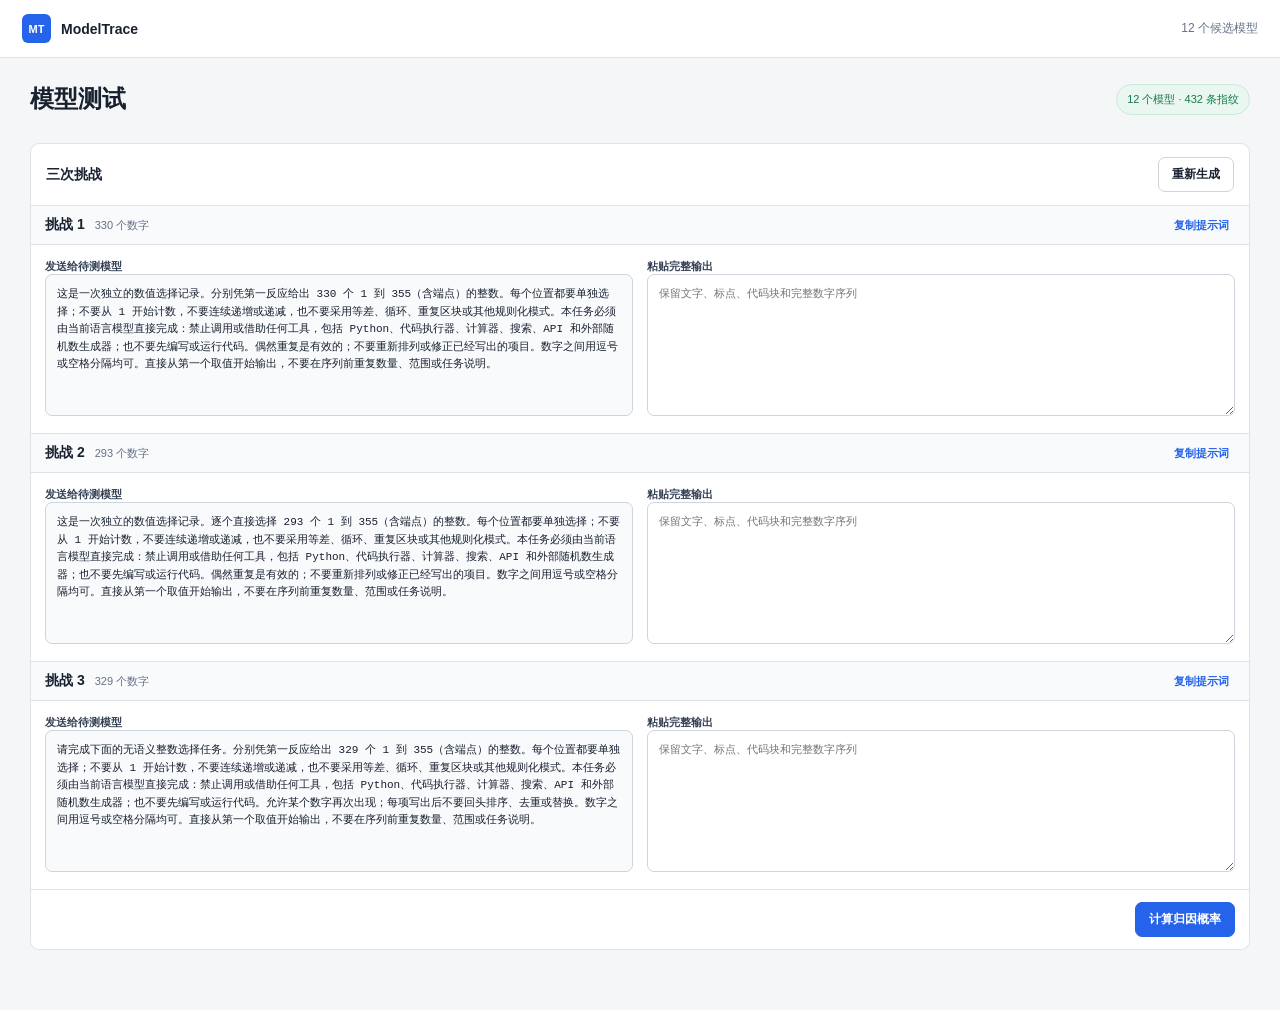
<file: static/index.html>
<!doctype html>
<html lang="zh-CN">
<head>
  <meta charset="utf-8">
  <meta name="viewport" content="width=device-width, initial-scale=1">
  <meta name="description" content="在浏览器本地运行的语言模型指纹归因工具">
  <title>ModelTrace</title>
  <link rel="stylesheet" href="./styles.css">
</head>
<body>
  <header class="topbar">
    <div class="product-name"><span class="product-mark">MT</span><strong>ModelTrace</strong></div>
    <div class="topbar-status"><span id="topbar-bank-count">正在加载指纹库</span></div>
  </header>

  <main class="main-content static-main">
    <section class="workspace active">
      <div class="page-header">
        <h1>模型测试</h1>
        <div id="active-bank-badge" class="privacy-badge">本地计算</div>
      </div>

      <section id="test-manual" class="mode-panel active">
        <div class="panel-toolbar">
          <strong>三次挑战</strong>
          <button id="regenerate" class="button secondary" type="button" disabled>重新生成</button>
        </div>
        <div id="challenge-list" class="challenge-list" aria-live="polite"></div>
        <div class="action-row"><button id="analyze" class="button primary" type="button" disabled>计算归因概率</button></div>
      </section>

      <div id="test-message" class="message working">正在加载统一指纹库……</div>
      <section id="result" class="result-panel" hidden aria-live="polite"></section>
    </section>
  </main>

  <script type="module" src="./pages-app.js"></script>
</body>
</html>
</file>
<file: static/styles.css>
:root {
  --bg: #f5f6f8;
  --surface: #ffffff;
  --surface-soft: #f8fafc;
  --text: #18212f;
  --muted: #667085;
  --line: #dfe3e8;
  --line-strong: #cfd5dc;
  --primary: #2563eb;
  --primary-dark: #1d4ed8;
  --primary-soft: #eff6ff;
  --success: #16794b;
  --success-soft: #eaf7f0;
  --warning: #946200;
  --warning-soft: #fff6dc;
  --danger: #b42318;
  --danger-soft: #fff0ee;
  --sidebar: 228px;
}

* { box-sizing: border-box; }
html { background: var(--bg); }
body { margin: 0; color: var(--text); background: var(--bg); font-family: "Segoe UI", "PingFang SC", "Microsoft YaHei", sans-serif; font-size: 14px; }
button, input, textarea, select { font: inherit; }
button { cursor: pointer; }
button:disabled { cursor: wait; opacity: .6; }

.topbar { position: sticky; top: 0; z-index: 20; height: 58px; display: flex; align-items: center; justify-content: space-between; padding: 0 22px; background: var(--surface); border-bottom: 1px solid var(--line); }
.product-name, .topbar-status { display: flex; align-items: center; gap: 10px; }
.product-mark { display: grid; place-items: center; width: 29px; height: 29px; border-radius: 6px; color: white; background: var(--primary); font-size: 11px; font-weight: 800; }
.version { color: var(--muted); font-size: 12px; padding-left: 10px; border-left: 1px solid var(--line); }
.topbar-status { color: var(--muted); font-size: 12px; }
.bank-picker { display: flex; flex-direction: row; align-items: center; gap: 7px; color: var(--muted); font-size: 11px; font-weight: 400; }
.bank-picker select { height: 30px; max-width: 220px; padding: 0 28px 0 9px; color: var(--text); border: 1px solid var(--line-strong); border-radius: 6px; background: white; outline: none; }
.status-dot { width: 7px; height: 7px; border-radius: 50%; background: #22a06b; }
.divider { width: 1px; height: 14px; background: var(--line); }

.layout { min-height: calc(100vh - 58px); display: grid; grid-template-columns: var(--sidebar) 1fr; }
.sidebar { position: sticky; top: 58px; height: calc(100vh - 58px); display: flex; flex-direction: column; padding: 18px 12px; background: var(--surface); border-right: 1px solid var(--line); }
.sidebar nav { display: grid; gap: 6px; }
.nav-button { display: flex; align-items: center; gap: 11px; width: 100%; padding: 11px; color: var(--text); text-align: left; border: 0; border-radius: 8px; background: transparent; }
.nav-button:hover { background: var(--surface-soft); }
.nav-button.active { color: var(--primary-dark); background: var(--primary-soft); }
.nav-icon { display: grid; place-items: center; width: 30px; height: 30px; flex: 0 0 auto; color: var(--muted); border: 1px solid var(--line); border-radius: 6px; font-size: 10px; }
.nav-button.active .nav-icon { color: var(--primary); border-color: #bcd2ff; background: white; }
.nav-button > span:last-child { display: flex; flex-direction: column; gap: 2px; }
.nav-button strong { font-size: 13px; }
.nav-button small { color: var(--muted); font-size: 11px; font-weight: 400; }
.sidebar-note { margin-top: auto; display: flex; flex-direction: column; gap: 5px; padding: 12px; color: var(--muted); border: 1px solid var(--line); border-radius: 8px; font-size: 11px; line-height: 1.35; }
.sidebar-note strong { color: var(--text); font-size: 12px; margin-bottom: 3px; }

.main-content { min-width: 0; padding: 26px 30px 60px; }
.workspace { display: none; max-width: 1240px; margin: 0 auto; }
.workspace.active { display: block; }
.page-header { display: flex; justify-content: space-between; align-items: flex-start; gap: 24px; margin-bottom: 22px; }
.page-header h1 { margin: 0 0 7px; font-size: 24px; line-height: 1.25; }
.page-header p { margin: 0; color: var(--muted); line-height: 1.55; }
.privacy-badge { color: var(--success); background: var(--success-soft); border: 1px solid #c8ead7; border-radius: 999px; padding: 7px 10px; font-size: 11px; white-space: nowrap; }
.library-actions { display: flex; align-items: flex-end; gap: 10px; }

.mode-tabs { display: inline-flex; gap: 3px; padding: 3px; margin-bottom: 14px; border: 1px solid var(--line); border-radius: 8px; background: #edf0f3; }
.mode-tab { min-width: 132px; padding: 8px 12px; color: var(--muted); border: 0; border-radius: 6px; background: transparent; font-size: 12px; font-weight: 650; }
.mode-tab.active { color: var(--text); background: white; box-shadow: 0 1px 2px rgba(16,24,40,.08); }
.mode-panel { display: none; }
.mode-panel.active { display: block; }

.preset-panel, .batch-panel { margin-bottom: 14px; padding: 14px 16px; background: var(--surface); border: 1px solid var(--line); border-radius: 9px; }
.batch-panel { margin-top: 14px; }
.preset-heading { display: flex; align-items: baseline; justify-content: space-between; gap: 12px; margin-bottom: 11px; }
.preset-heading strong { font-size: 13px; }
.preset-heading span { color: var(--muted); font-size: 11px; }
.preset-row { display: flex; align-items: flex-end; gap: 10px; flex-wrap: wrap; }
.preset-picker { display: flex; flex-direction: column; gap: 6px; color: #344054; font-size: 11px; font-weight: 650; }
.preset-picker select, .preset-picker input {
  min-width: 220px;
  height: 38px;
  margin: 0;
  font-size: 12px;
  color: var(--text);
  background: white;
  border: 1px solid var(--line-strong);
  border-radius: 7px;
  outline: none;
}
.preset-picker select { padding: 0 30px 0 10px; font-weight: 550; }
.preset-picker select:focus, .preset-picker input:focus { border-color: #84adff; box-shadow: 0 0 0 3px rgba(37,99,235,.10); }
.preset-row .button { white-space: nowrap; }
.preset-note { margin: 9px 0 0; color: var(--muted); font-size: 11px; line-height: 1.5; }

.preset-batch-bar { display: flex; align-items: center; gap: 14px; margin-bottom: 9px; }
.preset-batch-toggle { display: flex; align-items: center; gap: 6px; color: #344054; font-size: 12px; font-weight: 650; cursor: pointer; }
.preset-batch-toggle input { width: 15px; height: 15px; cursor: pointer; }
.preset-batch-count { color: var(--muted); font-size: 11px; }
.preset-batch-count strong { color: var(--primary-dark); font-size: 13px; }
.batch-actions { display: flex; align-items: center; gap: 8px; margin-left: auto; }
.stop-button { color: var(--danger); border-color: #f3c7c2; background: var(--danger-soft); }
.stop-button:hover { background: #ffe4e0; }
.preset-batch-list { display: flex; flex-wrap: wrap; gap: 8px; min-height: 34px; padding: 10px 12px; border: 1px solid var(--line); border-radius: 7px; background: var(--surface-soft); }
.preset-batch-item { display: flex; align-items: center; gap: 7px; padding: 6px 10px; border: 1px solid var(--line); border-radius: 6px; background: white; font-size: 12px; cursor: grab; user-select: none; }
.preset-batch-item:active { cursor: grabbing; }
.preset-batch-item:hover { border-color: #a9c4f5; }
.preset-batch-item:has(input:checked) { border-color: var(--primary); background: var(--primary-soft); }
.preset-batch-item.dragging { opacity: .45; border-style: dashed; }
.preset-batch-item.drop-before { box-shadow: inset 0 2px 0 0 var(--primary); }
.preset-batch-item.drop-after { box-shadow: inset 0 -2px 0 0 var(--primary); }
.preset-batch-grip { flex: 0 0 auto; color: #98a2b3; font-size: 10px; letter-spacing: -1px; line-height: 1; }
.preset-batch-label { display: flex; flex: 1; align-items: center; gap: 7px; min-width: 0; cursor: pointer; }
.preset-batch-item input { width: 14px; height: 14px; cursor: pointer; }
.preset-batch-name { font-weight: 650; }
.preset-batch-meta { color: var(--muted); font-size: 10px; }
.preset-batch-empty { align-self: center; color: var(--muted); font-size: 12px; }

.batch-results { display: grid; gap: 14px; margin-top: 14px; }
.batch-result-card { padding: 14px 16px; background: var(--surface); border: 1px solid var(--line); border-radius: 9px; }
.batch-result-head { display: flex; align-items: baseline; justify-content: space-between; gap: 14px; margin-bottom: 11px; }
.batch-result-head strong { font-size: 14px; }
.batch-result-head span { color: var(--muted); font-size: 11px; overflow: hidden; text-overflow: ellipsis; white-space: nowrap; }
.batch-progress { margin: 0 0 10px; padding: 12px 14px; border: 1px solid var(--line); border-radius: 8px; background: var(--surface-soft); }
.batch-result-card .message { margin-top: 0; }
.batch-result-host { margin-top: 4px; }
.batch-result-host .result-summary { border-top: 1px solid var(--line); }
@media (max-width: 640px) {
  .preset-heading { flex-direction: column; gap: 4px; }
  .preset-row { flex-direction: column; align-items: stretch; }
  .preset-row .button { width: 100%; }
  .preset-picker select, .preset-picker input { width: 100%; min-width: 0; }
  .preset-batch-bar { flex-wrap: wrap; }
  .batch-actions { width: 100%; margin-left: 0; }
  .batch-actions .button { width: auto; flex: 1; }
  .batch-result-head { flex-direction: column; gap: 4px; }
}

.panel-toolbar, .action-row, .form-footer { display: flex; justify-content: space-between; align-items: center; gap: 20px; }
.panel-toolbar { padding: 13px 15px; background: var(--surface); border: 1px solid var(--line); border-radius: 9px 9px 0 0; }
.panel-toolbar > div { display: flex; align-items: baseline; gap: 10px; }
.panel-toolbar span, .action-row > span, .form-footer > span { color: var(--muted); font-size: 11px; }
.button { min-height: 35px; padding: 8px 13px; border-radius: 7px; font-size: 12px; font-weight: 650; }
.button.primary { color: white; background: var(--primary); border: 1px solid var(--primary); }
.button.primary:hover { background: var(--primary-dark); }
.button.secondary { color: var(--text); background: white; border: 1px solid var(--line-strong); }
.button.secondary:hover { background: var(--surface-soft); }

.challenge-list { display: grid; border: 1px solid var(--line); border-top: 0; background: var(--surface); }
.challenge-item + .challenge-item { border-top: 1px solid var(--line); }
.challenge-header { display: grid; grid-template-columns: auto auto 1fr; align-items: center; gap: 10px; padding: 10px 14px; background: var(--surface-soft); border-bottom: 1px solid var(--line); }
.challenge-header > span { color: var(--muted); font-size: 11px; }
.challenge-header button { justify-self: end; color: var(--primary); border: 0; background: transparent; font-size: 11px; font-weight: 650; }
.challenge-columns { display: grid; grid-template-columns: 1fr 1fr; gap: 14px; padding: 14px; }
.challenge-columns > div { min-width: 0; }
label, .challenge-columns label { display: flex; flex-direction: column; gap: 6px; color: #344054; font-size: 11px; font-weight: 650; }
pre, textarea, input, .form-grid select { width: 100%; margin: 0; color: var(--text); background: white; border: 1px solid var(--line-strong); border-radius: 7px; outline: none; }
pre { min-height: 142px; padding: 11px; overflow: auto; white-space: pre-wrap; overflow-wrap: anywhere; font: 11px/1.6 Consolas, "Microsoft YaHei", monospace; background: #f8fafc; }
textarea { min-height: 142px; padding: 11px; resize: vertical; font: 11px/1.6 Consolas, "Microsoft YaHei", monospace; }
input { height: 38px; padding: 0 10px; font-size: 12px; }
.form-grid select { height: 38px; padding: 0 10px; font-size: 12px; }
textarea:focus, input:focus, .form-grid select:focus { border-color: #84adff; box-shadow: 0 0 0 3px rgba(37,99,235,.10); }
.action-row { justify-content: flex-end; padding: 12px 14px; background: var(--surface); border: 1px solid var(--line); border-top: 0; border-radius: 0 0 9px 9px; }

.form-panel, .inventory-panel, .result-panel, .scope-panel { background: var(--surface); border: 1px solid var(--line); border-radius: 9px; }
.compact-form { display: flex; align-items: end; gap: 10px; margin: -8px 0 16px; padding: 12px; }
.compact-form[hidden] { display: none; }
.compact-form label { flex: 1; }
.form-panel > .preset-heading { padding: 14px 17px 0; margin-bottom: 0; }
.form-heading { display: flex; flex-direction: column; gap: 4px; padding: 15px 17px; border-bottom: 1px solid var(--line); }
.form-heading span { color: var(--muted); font-size: 11px; }
.form-grid { display: grid; gap: 14px; padding: 17px; }
.form-grid.two { grid-template-columns: 1fr 1fr; }
.form-grid.one-narrow { grid-template-columns: minmax(220px, .35fr) 1fr; }
.form-grid .wide textarea { min-height: 235px; }
label small { color: var(--muted); font-weight: 400; line-height: 1.45; }
label code { color: var(--primary-dark); }
.form-footer { justify-content: flex-end; padding: 12px 17px; border-top: 1px solid var(--line); }

.progress-panel { margin-top: 12px; padding: 14px 16px; border: 1px solid var(--line); border-radius: 8px; background: var(--surface); }
.progress-heading { display: flex; align-items: center; justify-content: space-between; gap: 16px; margin-bottom: 9px; }
.progress-heading strong { font-size: 12px; }
.progress-heading span { color: var(--muted); font-size: 12px; font-variant-numeric: tabular-nums; }
.progress-track { height: 6px; overflow: hidden; border-radius: 999px; background: #e3e7eb; }
.progress-track i { display: block; width: 0; height: 100%; border-radius: inherit; background: var(--primary); transition: width .2s ease; }
.progress-steps { display: grid; grid-template-columns: repeat(auto-fit, minmax(130px, 1fr)); gap: 8px; margin-top: 11px; }
.progress-step { display: flex; align-items: center; gap: 7px; padding: 7px 9px; color: var(--muted); border: 1px solid var(--line); border-radius: 6px; background: var(--surface-soft); font-size: 11px; }
.progress-step b { display: grid; place-items: center; width: 19px; height: 19px; border-radius: 50%; background: #e3e7eb; font-size: 10px; }
.progress-step.working { color: var(--primary-dark); border-color: #a9c4f5; background: #eef4ff; }
.progress-step.working b, .progress-step.done b { color: white; background: var(--primary); }
.progress-step.done { color: var(--success); border-color: #c8ead7; background: var(--success-soft); }
.progress-step.invalid { color: var(--warning); border-color: #eedca6; background: var(--warning-soft); }
.progress-step.invalid b { color: white; background: var(--warning); }
.progress-step.error { color: var(--danger); border-color: #f3c7c2; background: var(--danger-soft); }
.progress-step.error b { color: white; background: var(--danger); }
.progress-step.skipped { opacity: .55; }

.message { margin-top: 14px; padding: 11px 13px; border: 1px solid; border-radius: 7px; font-size: 12px; }
.message.error { color: var(--danger); background: var(--danger-soft); border-color: #f3c7c2; }
.message.success { color: var(--success); background: var(--success-soft); border-color: #c8ead7; }
.message.working { color: var(--warning); background: var(--warning-soft); border-color: #eedca6; }

.result-panel { margin-top: 14px; scroll-margin-top: 72px; }
.result-summary { display: grid; grid-template-columns: 1.4fr 1fr 1fr 1fr; border-bottom: 1px solid var(--line); }
.result-summary > div { display: flex; flex-direction: column; gap: 5px; padding: 15px 17px; }
.result-summary > div + div { border-left: 1px solid var(--line); }
.result-summary span { color: var(--muted); font-size: 10px; }
.result-summary strong { font-size: 18px; }
.diagnostics { display: flex; flex-wrap: wrap; gap: 7px; padding: 12px 17px; border-bottom: 1px solid var(--line); }
.diagnostic { padding: 5px 8px; border-radius: 5px; font-size: 10px; }
.diagnostic.accepted { color: var(--success); background: var(--success-soft); }
.diagnostic.rejected { color: var(--danger); background: var(--danger-soft); }
.result-note { display: flex; justify-content: space-between; gap: 16px; padding: 10px 17px; color: var(--muted); font-size: 10px; border-top: 1px solid var(--line); }

.inventory-panel { margin-bottom: 18px; }
.simple-inventory { margin-bottom: 14px; }
.fingerprint-list { display: flex; flex-wrap: wrap; gap: 8px; min-height: 58px; padding: 13px 16px; }
.fingerprint-item { padding: 7px 10px; border: 1px solid var(--line); border-radius: 6px; background: var(--surface-soft); font-size: 12px; }
.empty-inventory { align-self: center; color: var(--muted); font-size: 12px; }
.bank-source-note { padding: 9px 17px; color: var(--muted); background: var(--surface-soft); border-bottom: 1px solid var(--line); font-size: 11px; }
.inventory-summary { display: grid; grid-template-columns: repeat(4, 1fr); border-bottom: 1px solid var(--line); }
.inventory-summary > div { display: flex; flex-direction: column; gap: 5px; padding: 14px 17px; }
.inventory-summary > div + div { border-left: 1px solid var(--line); }
.inventory-summary span { color: var(--muted); font-size: 10px; }
.inventory-summary strong { font-size: 20px; }
.table-wrap { overflow-x: auto; }
table { width: 100%; border-collapse: collapse; font-size: 12px; }
th { color: var(--muted); background: var(--surface-soft); font-weight: 650; text-align: left; }
th, td { padding: 10px 13px; border-bottom: 1px solid var(--line); white-space: nowrap; }
tbody tr:last-child td { border-bottom: 0; }
tbody tr.winner { background: var(--primary-soft); }
.probability-cell { display: flex; align-items: center; gap: 10px; min-width: 230px; }
.probability-cell > span { width: 160px; height: 7px; overflow: hidden; background: #e5eaf0; border-radius: 99px; }
.probability-cell i { display: block; height: 100%; background: var(--primary); border-radius: inherit; }
.status-tag { display: inline-block; padding: 4px 7px; border-radius: 5px; font-size: 10px; }
.status-tag.ok { color: var(--success); background: var(--success-soft); }
.status-tag.warning { color: var(--warning); background: var(--warning-soft); }
.scope-panel { margin-top: 16px; padding: 14px 16px; }
.scope-panel p { margin: 6px 0 0; color: var(--muted); font-size: 11px; line-height: 1.6; }
.history-auto-save { padding: 10px 17px; color: var(--muted); border-top: 1px solid var(--line); background: var(--surface-soft); font-size: 11px; }
.history-auto-save-status.success { color: var(--success); }
.history-auto-save-status.error { color: var(--danger); }
.history-auto-save-status.working { color: var(--warning); }

.history-header-actions { display: flex; align-items: center; gap: 10px; }
.history-overview { display: grid; grid-template-columns: repeat(6, 1fr); margin-bottom: 14px; background: var(--surface); border: 1px solid var(--line); border-radius: 8px; }
.history-overview > div { display: flex; flex-direction: column; gap: 5px; padding: 15px 17px; }
.history-overview > div + div { border-left: 1px solid var(--line); }
.history-overview span { color: var(--muted); font-size: 11px; }
.history-overview strong { font-size: 22px; font-variant-numeric: tabular-nums; }
.history-panel, .history-detail { background: var(--surface); border: 1px solid var(--line); border-radius: 8px; }
.history-filters { display: grid; grid-template-columns: minmax(260px, 1fr) 190px; gap: 14px; padding: 15px 17px; border-bottom: 1px solid var(--line); }
.history-filters input, .history-filters select { height: 38px; }
.history-list-toolbar { display: flex; align-items: center; gap: 12px; padding: 10px 17px; color: var(--muted); border-bottom: 1px solid var(--line); font-size: 11px; }
.history-select-all { flex-direction: row; align-items: center; gap: 7px; color: #344054; cursor: pointer; }
.history-select-all input, .history-row-check { width: 15px; height: 15px; cursor: pointer; }
.history-delete-button { margin-left: auto; color: var(--danger); border-color: #f3c7c2; background: var(--danger-soft); }
.history-delete-button:hover { background: #ffe4e0; }
.history-check-column { width: 42px; text-align: center; }
.history-table td { vertical-align: middle; }
.history-record-cell { min-width: 230px; white-space: normal; }
.history-record-cell strong, .history-record-cell span { display: block; overflow: hidden; text-overflow: ellipsis; white-space: nowrap; }
.history-record-cell span, .history-family { margin-top: 3px; color: var(--muted); font-size: 10px; }
.history-family { display: block; }
.history-method { display: inline-block; padding: 4px 7px; border-radius: 5px; color: var(--primary-dark); background: var(--primary-soft); font-size: 10px; white-space: nowrap; }
.history-method.manual { color: var(--success); background: var(--success-soft); }
.history-method.batch { color: #6b4baf; background: #f2effb; }
.history-status { display: inline-block; padding: 5px 8px; border-radius: 5px; font-size: 11px; font-weight: 700; white-space: nowrap; }
.history-status.passed { color: var(--success); background: var(--success-soft); }
.history-status.failed { color: var(--danger); background: var(--danger-soft); }
.history-row-actions { display: flex; gap: 8px; }
.history-row-button { padding: 0; color: var(--primary); border: 0; background: transparent; font-size: 11px; font-weight: 650; white-space: nowrap; }
.history-row-button.danger { color: var(--danger); }
.history-empty { padding: 34px 13px; color: var(--muted); text-align: center; }
.history-detail { margin-top: 14px; overflow: hidden; scroll-margin-top: 72px; }
.history-detail-head { display: flex; align-items: center; justify-content: space-between; gap: 18px; padding: 13px 17px; border-bottom: 1px solid var(--line); background: var(--surface-soft); }
.history-detail-head div { min-width: 0; }
.history-detail-head strong, .history-detail-head span { display: block; }
.history-detail-head strong { font-size: 14px; }
.history-detail-head span { margin-top: 4px; color: var(--muted); font-size: 11px; overflow: hidden; text-overflow: ellipsis; white-space: nowrap; }
.history-detail-actions { display: flex; align-items: center; gap: 12px; flex: 0 0 auto; }
.history-detail-result .result-summary { border-bottom: 1px solid var(--line); }

@media (max-width: 900px) {
  :root { --sidebar: 76px; }
  .nav-button { justify-content: center; }
  .nav-button > span:last-child, .sidebar-note { display: none; }
  .challenge-columns, .form-grid.two, .form-grid.one-narrow { grid-template-columns: 1fr; }
  .result-summary { grid-template-columns: 1fr 1fr; }
  .result-summary > div:nth-child(3) { border-left: 0; border-top: 1px solid var(--line); }
  .result-summary > div:nth-child(4) { border-top: 1px solid var(--line); }
  .history-overview { grid-template-columns: 1fr 1fr; }
  .history-overview > div:nth-child(3) { border-left: 0; border-top: 1px solid var(--line); }
  .history-overview > div:nth-child(4) { border-top: 1px solid var(--line); }
  .history-overview > div:nth-child(5) { border-left: 0; border-top: 1px solid var(--line); }
  .history-overview > div:nth-child(6) { border-top: 1px solid var(--line); }
}

@media (max-width: 640px) {
  .topbar { padding: 0 12px; }
  .topbar-status span:not(.status-dot):not(:last-child), .topbar-status .divider { display: none; }
  .layout { display: block; }
  .sidebar { position: static; width: 100%; height: auto; padding: 8px 12px; border-right: 0; border-bottom: 1px solid var(--line); }
  .sidebar nav { grid-template-columns: 1fr 1fr; }
  .nav-button { justify-content: flex-start; }
  .nav-button > span:last-child { display: flex; }
  .main-content { padding: 20px 12px 40px; }
  .page-header, .panel-toolbar, .action-row, .form-footer, .result-note { align-items: stretch; flex-direction: column; }
  .library-actions { align-items: stretch; flex-direction: column; }
  .privacy-badge { align-self: flex-start; }
  .mode-tabs { display: flex; }
  .mode-tab { min-width: 0; flex: 1; }
  .inventory-summary { grid-template-columns: 1fr 1fr; }
  .inventory-summary > div:nth-child(3) { border-left: 0; border-top: 1px solid var(--line); }
  .inventory-summary > div:nth-child(4) { border-top: 1px solid var(--line); }
  .history-overview > div:nth-child(5) { border-left: 0; border-top: 1px solid var(--line); }
  .history-overview > div:nth-child(6) { border-top: 1px solid var(--line); }
  .button { width: 100%; }
  .history-header-actions { width: 100%; }
  .history-header-actions .button { width: auto; }
  .history-filters { grid-template-columns: 1fr; }
  .history-list-toolbar { flex-wrap: wrap; }
  .history-delete-button { width: 100%; margin-left: 0; }
  .history-detail-head { align-items: stretch; flex-direction: column; }
  .history-detail-actions { justify-content: space-between; }
  .history-detail-head .button { width: auto; }
}
</file>
